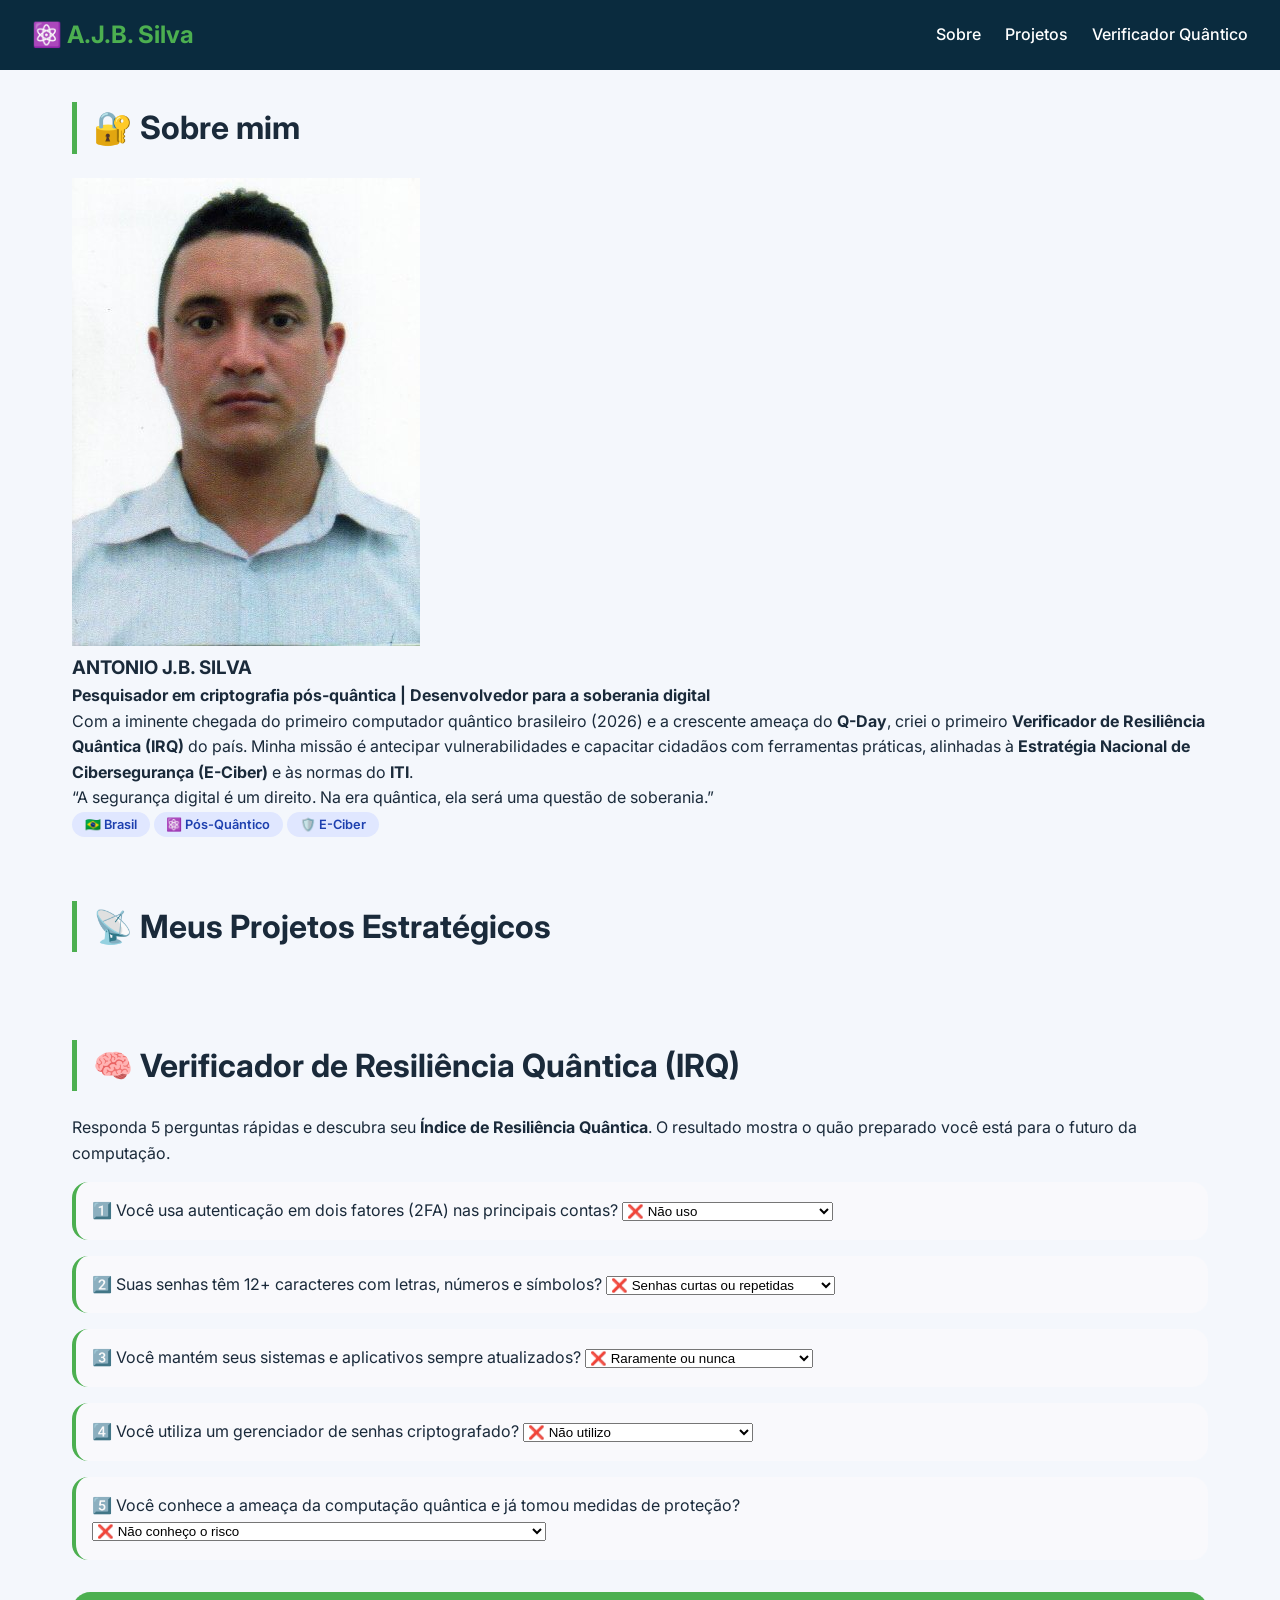
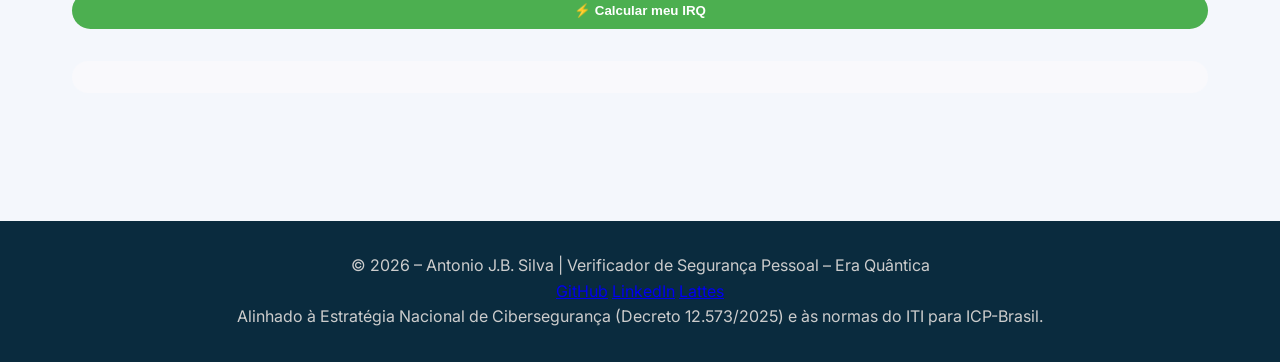
<file: index.html.html>
<!DOCTYPE html>
<html lang="pt-BR">
<head>
    <meta charset="UTF-8">
    <meta name="viewport" content="width=device-width, initial-scale=1.0, user-scalable=yes">
    <meta name="author" content="ANTONIO J.B. SILVA">
    <meta name="description" content="Verificador de Segurança Pessoal na Era Quântica – Calcule seu Índice de Resiliência Quântica (IRQ) e proteja seus dados contra o futuro da computação.">
    <title>Antonio J.B. Silva | Verificador Quântico</title>
    <link rel="stylesheet" href="style.css">
    <link href="https://fonts.googleapis.com/css2?family=Inter:opsz,wght@14..32,300;14..32,400;14..32,600;14..32,700;14..32,800&display=swap" rel="stylesheet">
</head>
<body>
    <!-- ========== CABEÇALHO COM MENU ========== -->
    <header>
        <div class="logo">
            <span class="icon">⚛️</span> 
            <span class="name">A.J.B. Silva</span>
        </div>
        <nav>
            <ul>
                <li><a href="#sobre">Sobre</a></li>
                <li><a href="#projetos">Projetos</a></li>
                <li><a href="#verificador">Verificador Quântico</a></li>
            </ul>
        </nav>
    </header>

    <main>
        <!-- ========== SEÇÃO 1: SOBRE MIM ========== -->
        <section id="sobre" class="section-sobre">
            <h2>🔐 Sobre mim</h2>
            <div class="sobre-card">
                <div class="avatar-container">
                    <!-- 
                        ⚠️ COLOQUE SUA FOTO AQUI:
                        - Salve sua foto na mesma pasta do projeto (ex: minha-foto.jpg)
                        - Substitua "foto-antonio.jpg" pelo nome do seu arquivo
                    -->
                    <img src="foto trabalho.jpg" alt="Antonio J.B. Silva" class="avatar">
                </div>
                <div class="sobre-texto">
                    <h3>ANTONIO J.B. SILVA</h3>
                    <p><strong>Pesquisador em criptografia pós-quântica | Desenvolvedor para a soberania digital</strong></p>
                    <p>Com a iminente chegada do primeiro computador quântico brasileiro (2026) e a crescente ameaça do <strong>Q-Day</strong>, criei o primeiro <strong>Verificador de Resiliência Quântica (IRQ)</strong> do país. Minha missão é antecipar vulnerabilidades e capacitar cidadãos com ferramentas práticas, alinhadas à <strong>Estratégia Nacional de Cibersegurança (E-Ciber)</strong> e às normas do <strong>ITI</strong>.</p>
                    <p>“A segurança digital é um direito. Na era quântica, ela será uma questão de soberania.”</p>
                    <div class="badge-container">
                        <span class="badge">🇧🇷 Brasil</span>
                        <span class="badge">⚛️ Pós-Quântico</span>
                        <span class="badge">🛡️ E-Ciber</span>
                    </div>
                </div>
            </div>
        </section>

        <!-- ========== SEÇÃO 2: MEUS PROJETOS ========== -->
        <section id="projetos" class="section-projetos">
            <h2>📡 Meus Projetos Estratégicos</h2>
            <div id="projetos-container" class="projetos-grid">
                <!-- Cards serão inseridos via JavaScript -->
            </div>
        </section>

        <!-- ========== SEÇÃO 3: VERIFICADOR QUÂNTICO ========== -->
        <section id="verificador" class="section-verificador">
            <h2>🧠 Verificador de Resiliência Quântica (IRQ)</h2>
            <div class="verificador-wrapper">
                <p class="intro">Responda 5 perguntas rápidas e descubra seu <strong>Índice de Resiliência Quântica</strong>. O resultado mostra o quão preparado você está para o futuro da computação.</p>
                <form id="quizForm" class="quiz-form">
                    <div class="pergunta">
                        <label>1️⃣ Você usa autenticação em dois fatores (2FA) nas principais contas?</label>
                        <select id="q1" class="styled-select">
                            <option value="0">❌ Não uso</option>
                            <option value="1">⚠️ Uso em algumas contas</option>
                            <option value="2">✅ Uso em todas que oferecem</option>
                        </select>
                    </div>
                    <div class="pergunta">
                        <label>2️⃣ Suas senhas têm 12+ caracteres com letras, números e símbolos?</label>
                        <select id="q2" class="styled-select">
                            <option value="0">❌ Senhas curtas ou repetidas</option>
                            <option value="1">⚠️ Tenho senhas fortes mas repito</option>
                            <option value="2">✅ Todas únicas e fortes</option>
                        </select>
                    </div>
                    <div class="pergunta">
                        <label>3️⃣ Você mantém seus sistemas e aplicativos sempre atualizados?</label>
                        <select id="q3" class="styled-select">
                            <option value="0">❌ Raramente ou nunca</option>
                            <option value="1">⚠️ Às vezes</option>
                            <option value="2">✅ Atualização automática ativada</option>
                        </select>
                    </div>
                    <div class="pergunta">
                        <label>4️⃣ Você utiliza um gerenciador de senhas criptografado?</label>
                        <select id="q4" class="styled-select">
                            <option value="0">❌ Não utilizo</option>
                            <option value="1">⚠️ Uso, mas sem criptografia forte</option>
                            <option value="2">✅ Sim, com criptografia avançada</option>
                        </select>
                    </div>
                    <div class="pergunta">
                        <label>5️⃣ Você conhece a ameaça da computação quântica e já tomou medidas de proteção?</label>
                        <select id="q5" class="styled-select">
                            <option value="0">❌ Não conheço o risco</option>
                            <option value="1">⚠️ Conheço por alto, mas não agi</option>
                            <option value="2">✅ Sim, já uso criptografia pós-quântica ou VPN com algoritmos seguros</option>
                        </select>
                    </div>
                    <button type="button" id="calcularBtn" class="btn-calcular">⚡ Calcular meu IRQ</button>
                </form>
                <div id="resultado" class="resultado-area"></div>
                <div id="recomendacoes" class="recomendacoes-area"></div>
            </div>
        </section>
    </main>

    <!-- ========== RODAPÉ ========== -->
    <footer>
        <p>© 2026 – Antonio J.B. Silva | Verificador de Segurança Pessoal – Era Quântica</p>
        <div class="social-links">
            <a href="#" target="_blank">GitHub</a>
            <a href="#" target="_blank">LinkedIn</a>
            <a href="#" target="_blank">Lattes</a>
        </div>
        <p class="small">Alinhado à Estratégia Nacional de Cibersegurança (Decreto 12.573/2025) e às normas do ITI para ICP-Brasil.</p>
    </footer>

    <script src="script.js"></script>
</body>
</html>
</file>
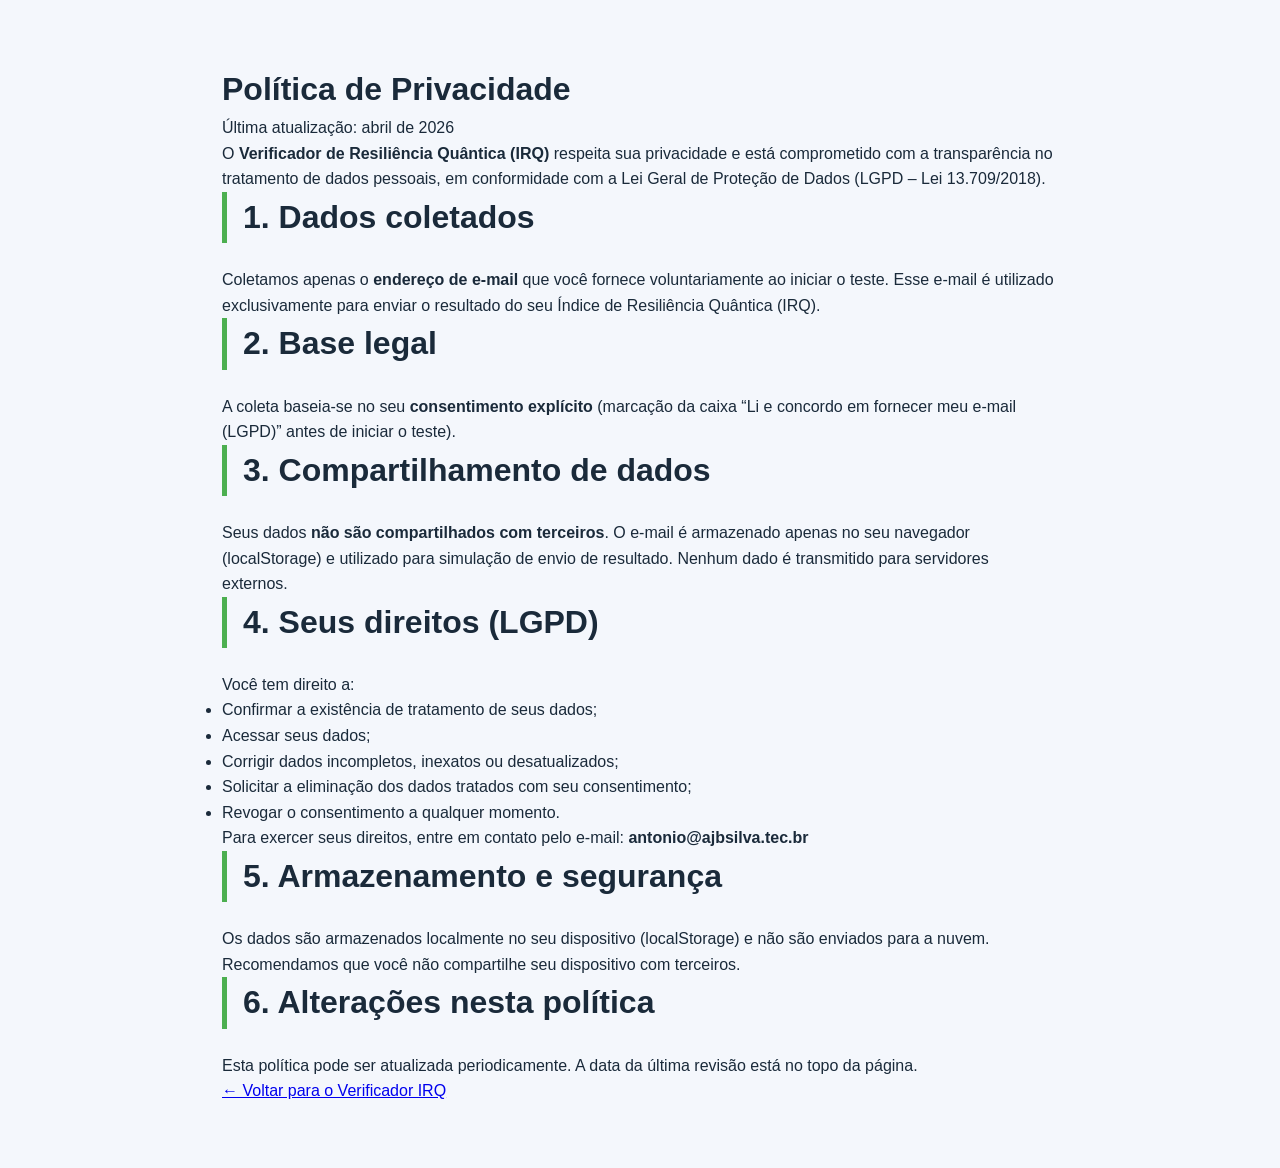
<file: privacidade.html>
<!DOCTYPE html>
<html lang="pt-BR">
<head>
    <meta charset="UTF-8">
    <meta name="viewport" content="width=device-width, initial-scale=1.0">
    <title>Política de Privacidade – Verificador IRQ</title>
    <link rel="stylesheet" href="style.css">
</head>
<body>
    <main style="max-width: 900px; margin: 2rem auto; padding: 2rem;">
        <h1>Política de Privacidade</h1>
        <p>Última atualização: abril de 2026</p>
        <p>O <strong>Verificador de Resiliência Quântica (IRQ)</strong> respeita sua privacidade e está comprometido com a transparência no tratamento de dados pessoais, em conformidade com a Lei Geral de Proteção de Dados (LGPD – Lei 13.709/2018).</p>

        <h2>1. Dados coletados</h2>
        <p>Coletamos apenas o <strong>endereço de e-mail</strong> que você fornece voluntariamente ao iniciar o teste. Esse e-mail é utilizado exclusivamente para enviar o resultado do seu Índice de Resiliência Quântica (IRQ).</p>

        <h2>2. Base legal</h2>
        <p>A coleta baseia-se no seu <strong>consentimento explícito</strong> (marcação da caixa “Li e concordo em fornecer meu e-mail (LGPD)” antes de iniciar o teste).</p>

        <h2>3. Compartilhamento de dados</h2>
        <p>Seus dados <strong>não são compartilhados com terceiros</strong>. O e-mail é armazenado apenas no seu navegador (localStorage) e utilizado para simulação de envio de resultado. Nenhum dado é transmitido para servidores externos.</p>

        <h2>4. Seus direitos (LGPD)</h2>
        <p>Você tem direito a:</p>
        <ul>
            <li>Confirmar a existência de tratamento de seus dados;</li>
            <li>Acessar seus dados;</li>
            <li>Corrigir dados incompletos, inexatos ou desatualizados;</li>
            <li>Solicitar a eliminação dos dados tratados com seu consentimento;</li>
            <li>Revogar o consentimento a qualquer momento.</li>
        </ul>
        <p>Para exercer seus direitos, entre em contato pelo e-mail: <strong>antonio@ajbsilva.tec.br</strong></p>

        <h2>5. Armazenamento e segurança</h2>
        <p>Os dados são armazenados localmente no seu dispositivo (localStorage) e não são enviados para a nuvem. Recomendamos que você não compartilhe seu dispositivo com terceiros.</p>

        <h2>6. Alterações nesta política</h2>
        <p>Esta política pode ser atualizada periodicamente. A data da última revisão está no topo da página.</p>

        <p><a href="index.html">← Voltar para o Verificador IRQ</a></p>
    </main>
</body>
</html>
</file>
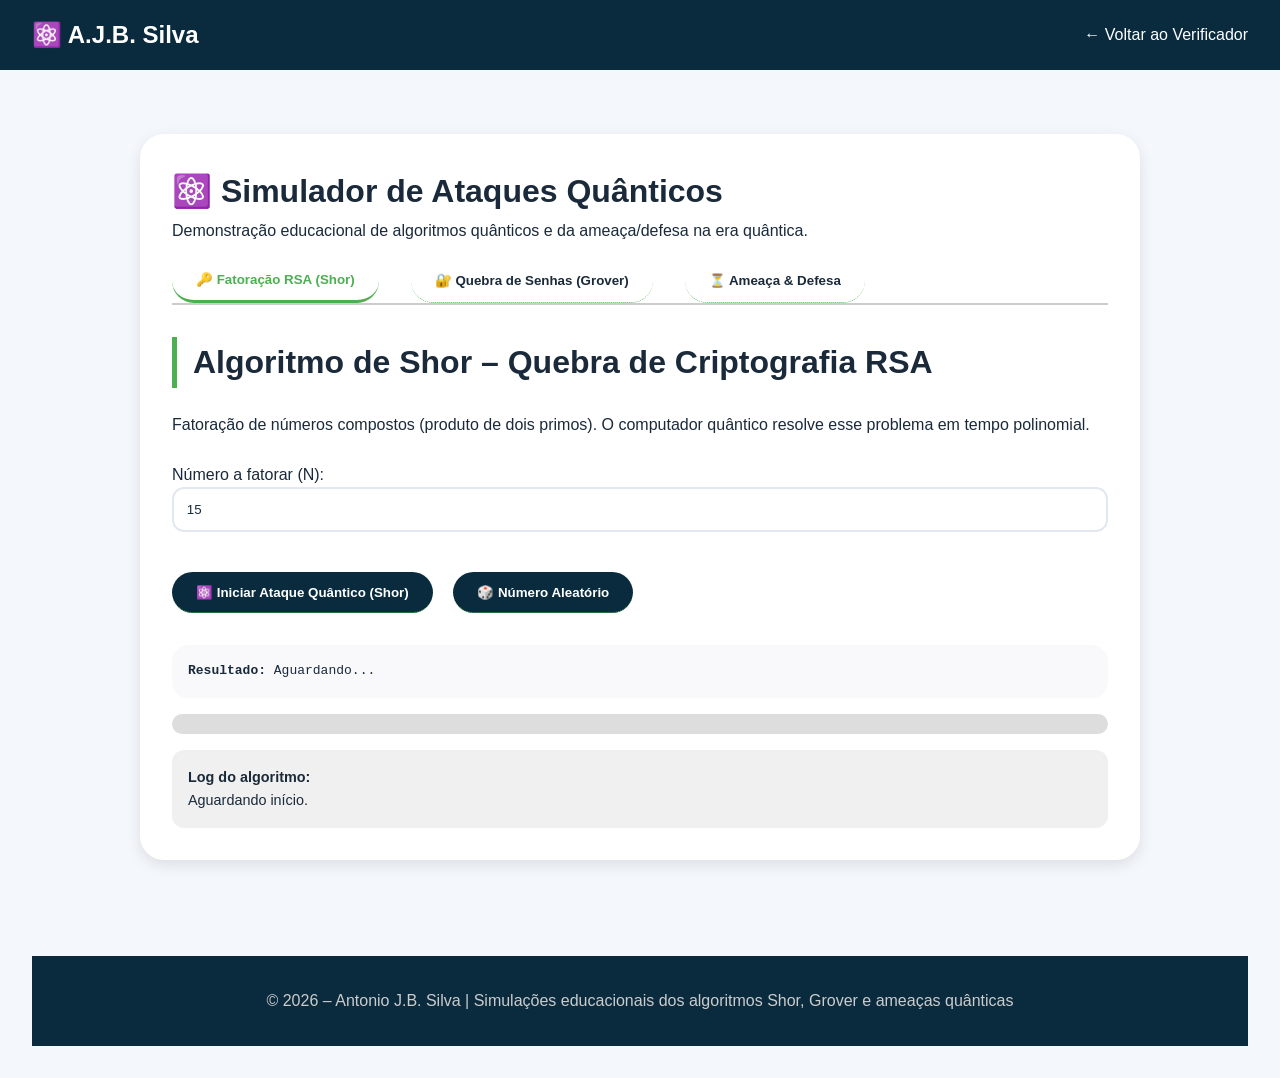
<file: simulador.html>
<!DOCTYPE html>
<html lang="pt-BR">
<head>
    <meta charset="UTF-8">
    <meta name="viewport" content="width=device-width, initial-scale=1.0">
    <title>⚛️ Simulador Quântico Avançado: Shor + Grover + Ameaça + Defesa</title>
    <link rel="stylesheet" href="style.css">
    <style>
        .simulador-container { max-width: 1000px; margin: 2rem auto; padding: 2rem; background: var(--card-bg, white); border-radius: 24px; box-shadow: 0 5px 15px rgba(0,0,0,0.1); }
        .tabs { display: flex; gap: 1rem; border-bottom: 2px solid #ccc; margin-bottom: 2rem; }
        .tab-btn { background: none; border: none; padding: 0.8rem 1.5rem; font-weight: bold; cursor: pointer; color: var(--text-primary, #1a2a3a); }
        .tab-btn.active { color: #4caf50; border-bottom: 3px solid #4caf50; }
        .tab-content { display: none; }
        .tab-content.active { display: block; }
        button { background-color: #0a2b3e; color: white; border: none; padding: 0.8rem 1.5rem; border-radius: 40px; font-weight: 600; cursor: pointer; transition: 0.3s; margin-right: 1rem; margin-top: 1rem; }
        button:hover { background-color: #4caf50; }
        .input-group { margin: 1.5rem 0; }
        .input-group input, .input-group select { width: 100%; padding: 0.8rem; border-radius: 12px; border: 2px solid var(--border-light, #e2e8f0); background: var(--card-bg, white); color: var(--text-primary, #1a2a3a); }
        .resultado { margin-top: 2rem; padding: 1rem; background: var(--pergunta-bg, #f9f9fc); border-radius: 16px; font-family: monospace; white-space: pre-wrap; }
        .passos { margin-top: 1rem; background: #f0f0f0; padding: 1rem; border-radius: 12px; max-height: 300px; overflow-y: auto; font-size: 0.9rem; }
        .prob { margin-top: 1rem; background: #e0f0e0; padding: 0.8rem; border-radius: 12px; font-weight: bold; text-align: center; }
        .frase-final { margin-top: 1.5rem; font-style: italic; border-left: 4px solid #ff8c00; padding: 1rem; background: #fff0e0; }
        .warn { color: #e67e22; font-size: 0.9rem; margin-top: 0.5rem; }
        .progress-bar-container { width: 100%; background: #ddd; border-radius: 20px; margin: 1rem 0; height: 20px; overflow: hidden; }
        .progress-bar { width: 0%; height: 100%; background: #4caf50; transition: width 0.3s; }
        .checklist { text-align: left; margin: 1rem 0; }
        .checklist label { display: block; margin: 0.5rem 0; }
        .qber-container { margin-top: 0.5rem; background: #f5f5f5; padding: 0.5rem; border-radius: 12px; }
        .qber-bar { width: 100%; background: #ddd; border-radius: 20px; height: 12px; overflow: hidden; margin-top: 5px; }
        .qber-fill { width: 0%; height: 100%; background: #4caf50; transition: width 0.3s; }
        [title] { cursor: help; border-bottom: 1px dotted #4caf50; }
    </style>
</head>
<body>
<header>
    <div class="logo"><span>⚛️</span> A.J.B. Silva</div>
    <nav><ul><li><a href="index.html">← Voltar ao Verificador</a></li></ul></nav>
</header>
<main>
<div class="simulador-container">
    <h1>⚛️ Simulador de Ataques Quânticos</h1>
    <p>Demonstração educacional de algoritmos quânticos e da ameaça/defesa na era quântica.</p>

    <div class="tabs">
        <button id="tabShorBtn" class="tab-btn active" title="Algoritmo de Shor quebra a criptografia RSA fatorando números grandes">🔑 Fatoração RSA (Shor)</button>
        <button id="tabGroverBtn" class="tab-btn" title="Algoritmo de Grover acelera a busca por senhas, reduzindo a segurança efetiva pela metade">🔐 Quebra de Senhas (Grover)</button>
        <button id="tabThreatBtn" class="tab-btn" title="Ameaças quânticas e estratégias de defesa (Kyber, BB84, Q-Day)">⏳ Ameaça & Defesa</button>
    </div>

    <!-- ABA SHOR -->
    <div id="shorContent" class="tab-content active">
        <h2>Algoritmo de Shor – Quebra de Criptografia RSA</h2>
        <p>Fatoração de números compostos (produto de dois primos). O computador quântico resolve esse problema em tempo polinomial.</p>
        <div class="input-group">
            <label>Número a fatorar (N):</label>
            <input type="number" id="numeroShor" value="15" step="1" min="3">
            <div class="warn" id="warnShor"></div>
        </div>
        <button id="fatorarBtn" title="Executa o algoritmo de Shor (simulação probabilística)">⚛️ Iniciar Ataque Quântico (Shor)</button>
        <button id="aleatorioShorBtn" title="Escolhe um número aleatório entre 3 e 1.000.000">🎲 Número Aleatório</button>
        <div id="resultadoShor" class="resultado"><strong>Resultado:</strong> Aguardando...</div>
        <div class="progress-bar-container"><div id="progressShor" class="progress-bar"></div></div>
        <div id="logShor" class="passos"><strong>Log do algoritmo:</strong><br>Aguardando início.</div>
        <div id="probShor" class="prob" style="display:none;"></div>
        <div id="fraseShor" class="frase-final" style="display:none;"></div>
    </div>

    <!-- ABA GROVER -->
    <div id="groverContent" class="tab-content">
        <h2>Algoritmo de Grover – Busca Quântica / Quebra de Senhas</h2>
        <p>Simula a aceleração quadrática na busca por uma senha. O espaço de busca total é gigantesco, mas a aceleração quântica reduz drasticamente o número de tentativas.</p>
        <div class="input-group">
            <label>Defina a senha (até 50 caracteres, letras/números/símbolos):</label>
            <input type="text" id="senhaGrover" maxlength="50" placeholder="Ex: P@ssw0rd!Segura">
        </div>
        <button id="quebrarSenhaBtn" title="Simula o ataque de Grover – aceleração quadrática na busca">🔍 Simular Ataque Quântico (Grover)</button>
        <button id="aleatorioSenhaBtn" title="Gera uma senha aleatória de 6 a 17 caracteres">🎲 Gerar Senha Aleatória</button>
        <div id="resultadoGrover" class="resultado"><strong>Resultado:</strong> Aguardando...</div>
        <div class="progress-bar-container"><div id="progressGrover" class="progress-bar"></div></div>
        <div id="logGrover" class="passos"><strong>Log da busca quântica:</strong><br>Aguardando início.</div>
        <div id="fraseGrover" class="frase-final" style="display:none;"></div>
    </div>

    <!-- ABA AMEAÇA & DEFESA -->
    <div id="threatContent" class="tab-content">
        <h2>⏳ Ameaça Quântica – Q-Day e Estratégias de Defesa</h2>
        <div id="qdayCountdown" style="text-align:center; font-size:1.2rem; background:#e0e7ff; padding:1rem; border-radius:20px; margin-bottom:1rem;">
            <strong>Estimativa para o Q-Day:</strong> <span id="countdown">calculando...</span>
        </div>
        <div class="input-group">
            <label>Impacto do Grover no AES (bits da chave):</label>
            <input type="number" id="aesBits" value="256" step="8" min="8" max="256">
            <button id="calcularAesBtn" title="Mostra a redução de segurança causada por Grover no AES">Calcular esforço quântico</button>
        </div>
        <div id="resultadoAes" class="resultado">Clique em "Calcular" para ver a redução de segurança</div>
        <div class="checklist">
            <h3>🎯 Auditor de Resiliência Quântica (simples)</h3>
            <label><input type="checkbox" id="ck1"> Minha empresa utiliza criptografia pós‑quântica (PQC) onde disponível.</label>
            <label><input type="checkbox" id="ck2"> Mantenho backups criptografados e imutáveis para dados sensíveis.</label>
            <label><input type="checkbox" id="ck3"> Já mapeei quais sistemas usam RSA ou ECC.</label>
            <label><input type="checkbox" id="ck4"> Acompanho as recomendações do NIST e ITI para migração pós‑quântica.</label>
            <label><input type="checkbox" id="ck5"> Realizo simulações de risco quântico periodicamente.</label>
            <button id="auditarBtn" title="Calcula a pontuação de resiliência quântica com base nas respostas">📊 Gerar pontuação de resiliência</button>
            <div id="resultadoAudit" class="prob" style="margin-top:1rem; display:none;"></div>
        </div>
        <div style="margin-top:2rem; border-top:2px solid #ccc; padding-top:1rem;">
            <h3>🔐 Simulação de Criptografia Pós‑Quântica (Kyber / ML-KEM)</h3>
            <p>Kyber é um algoritmo de encapsulamento de chaves seguro contra computadores quânticos. Diferente do RSA/ECC, ele não é quebrado por Shor ou Grover.</p>
            <button id="gerarKyberBtn" title="Gera um par de chaves simulado (apenas ilustração)">⚛️ Gerar par de chaves pós‑quânticas</button>
            <div id="kyberResultado" class="resultado" style="margin-top:1rem;">Clique no botão para ver a simulação.</div>
        </div>
        <div style="margin-top:2rem; border-top:2px solid #ccc; padding-top:1rem;">
            <h3>🔐 Distribuição Quântica de Chaves (BB84) – Simulação</h3>
            <p>Alice envia qubits para Bob através de um canal quântico. Eva pode tentar interceptar, mas a mecânica quântica a denuncia.</p>
            <div class="input-group">
                <label>Número de bits a serem transmitidos:</label>
                <input type="number" id="bb84Bits" value="8" min="4" max="20" step="2">
            </div>
            <label><input type="checkbox" id="bb84Eva"> 🕵️‍♂️ Ativar interceptação de Eva (espionagem)</label>
            <button id="bb84SimularBtn" title="Executa o protocolo BB84 e calcula a taxa de erro quântico (QBER)">⚛️ Iniciar BB84</button>
            <div id="bb84Resultado" class="resultado" style="margin-top:1rem;">Clique no botão para simular a troca de chaves.</div>
            <div id="qberDisplay" class="qber-container" style="display:none;">
                <strong>Taxa de Erro Quântico (QBER):</strong> <span id="qberValue">0</span>%
                <div class="qber-bar"><div id="qberFill" class="qber-fill"></div></div>
                <small>Limite típico de segurança: ≤ 11%</small>
            </div>
        </div>
        <div class="frase-final" style="margin-top:1rem;">
            💡 <strong>Harvest Now, Decrypt Later:</strong> Dados criptografados hoje podem ser armazenados e decifrados por um computador quântico no futuro. A migração para criptografia pós‑quântica deve começar agora.
        </div>
    </div>
</div>
</main>
<footer style="text-align:center; margin:2rem;">
    <p>© 2026 – Antonio J.B. Silva | Simulações educacionais dos algoritmos Shor, Grover e ameaças quânticas</p>
</footer>

<script>
    // ================== UTILITÁRIOS ==================
    function delay(ms) { return new Promise(r => setTimeout(r, ms)); }
    function logMessage(divId, msg) {
        const div = document.getElementById(divId);
        const p = document.createElement('div');
        p.innerHTML = `> ${msg}`;
        div.appendChild(p);
        div.scrollTop = div.scrollHeight;
    }
    function clearLog(divId) {
        const div = document.getElementById(divId);
        div.innerHTML = `<strong>${divId === 'logShor' ? 'Log do algoritmo:' : divId === 'logGrover' ? 'Log da busca quântica:' : 'Log:'}</strong><br>Aguardando início.`;
    }
    function updateProgress(id, percent) { document.getElementById(id).style.width = `${percent}%`; }

    // ================== CONTADOR Q-DAY ==================
    const alvoQDay = new Date(2036, 0, 1);
    function atualizarCountdown() {
        const agora = new Date();
        const diff = alvoQDay - agora;
        if (diff <= 0) {
            document.getElementById('countdown').innerText = "JÁ OCORREU (ou está muito próximo)";
            return;
        }
        const dias = Math.floor(diff / (1000 * 60 * 60 * 24));
        const horas = Math.floor((diff % (86400000)) / (3600000));
        const minutos = Math.floor((diff % 3600000) / 60000);
        document.getElementById('countdown').innerText = `${dias} dias, ${horas} horas, ${minutos} minutos`;
    }
    atualizarCountdown();
    setInterval(atualizarCountdown, 60000);

    // ================== AES / GROVER (SIMULAÇÃO) ==================
    const calcularAesBtn = document.getElementById('calcularAesBtn');
    const resultadoAes = document.getElementById('resultadoAes');
    calcularAesBtn.onclick = () => {
        let bits = parseInt(document.getElementById('aesBits').value);
        if (isNaN(bits)) bits = 256;
        const tentativasClassicas = Math.pow(2, bits-1);
        const tentativasQuanticas = Math.pow(2, bits/2);
        resultadoAes.innerHTML = `<strong>🔐 AES-${bits}</strong><br>
        🔍 Força bruta clássica (média): 2^${bits-1} tentativas ≈ ${tentativasClassicas.toExponential(2)}<br>
        ⚛️ Com algoritmo de Grover: 2^${bits/2} tentativas ≈ ${tentativasQuanticas.toExponential(2)}<br>
        🚀 Aceleração quântica: √N = ${Math.sqrt(tentativasClassicas).toExponential(2)} tentativas.<br>
        <em>Na prática, um computador quântico reduziria a segurança efetiva pela metade dos bits.</em>`;
    };

    // ================== AUDITOR DE RESILIÊNCIA ==================
    const auditarBtn = document.getElementById('auditarBtn');
    const resultadoAudit = document.getElementById('resultadoAudit');
    auditarBtn.onclick = () => {
        let score = 0;
        if (document.getElementById('ck1').checked) score += 20;
        if (document.getElementById('ck2').checked) score += 20;
        if (document.getElementById('ck3').checked) score += 20;
        if (document.getElementById('ck4').checked) score += 20;
        if (document.getElementById('ck5').checked) score += 20;
        resultadoAudit.style.display = 'block';
        resultadoAudit.innerHTML = `<strong>📊 Pontuação de Resiliência Quântica: ${score}/100</strong><br>`;
        if (score >= 80) resultadoAudit.innerHTML += "✅ Excelente! Sua organização está muito bem preparada.";
        else if (score >= 50) resultadoAudit.innerHTML += "⚠️ Bom, mas há margem significativa para melhoria. Revise as recomendações.";
        else resultadoAudit.innerHTML += "❌ Atenção! Sua organização está vulnerável. Inicie imediatamente um plano de migração pós‑quântica.";
    };

    // ================== KYBER (SIMULAÇÃO) ==================
    const gerarKyberBtn = document.getElementById('gerarKyberBtn');
    if (gerarKyberBtn) {
        gerarKyberBtn.onclick = () => {
            const kyberResultado = document.getElementById("kyberResultado");
            kyberResultado.innerHTML = "<strong>⚛️ Gerando chaves pós‑quânticas (simulação)...</strong><br>";
            setTimeout(() => {
                const chavePublica = "kyber_pub_" + Math.random().toString(36).substring(2, 15);
                const chavePrivada = "kyber_priv_" + Math.random().toString(36).substring(2, 15);
                kyberResultado.innerHTML += `✅ <strong>Chave pública simulada:</strong> ${chavePublica}<br>`;
                kyberResultado.innerHTML += `🔒 <strong>Chave privada simulada:</strong> ${chavePrivada}<br>`;
                kyberResultado.innerHTML += `<em>Em um ambiente real, o Kyber usaria álgebra de módulos e resistiria a ataques quânticos, ao contrário do RSA/ECC.</em>`;
            }, 500);
        };
    }

    // ================== BB84 (SIMULAÇÃO) ==================
    const bb84SimularBtn = document.getElementById('bb84SimularBtn');
    if (bb84SimularBtn) {
        bb84SimularBtn.onclick = () => {
            const numBits = parseInt(document.getElementById("bb84Bits").value);
            const temEva = document.getElementById("bb84Eva").checked;
            const resultadoDiv = document.getElementById("bb84Resultado");
            const qberDisplay = document.getElementById("qberDisplay");
            const qberValueSpan = document.getElementById("qberValue");
            const qberFillDiv = document.getElementById("qberFill");
            resultadoDiv.innerHTML = "<strong>🔐 Iniciando protocolo BB84...</strong><br>";
            qberDisplay.style.display = "none";
            const basesAlice = [];
            const bitsAlice = [];
            for (let i = 0; i < numBits; i++) {
                basesAlice.push(Math.random() < 0.5 ? 0 : 1);
                bitsAlice.push(Math.random() < 0.5 ? 0 : 1);
            }
            let basesBob = [];
            if (temEva) {
                basesBob = basesAlice.map(() => Math.random() < 0.5 ? 0 : 1);
            } else {
                basesBob = [...basesAlice];
            }
            let indicesIguais = [];
            let chave = "";
            for (let i = 0; i < numBits; i++) {
                if (basesAlice[i] === basesBob[i]) {
                    indicesIguais.push(i);
                    chave += bitsAlice[i];
                }
            }
            let discordantes = 0;
            for (let i = 0; i < numBits; i++) {
                if (basesAlice[i] !== basesBob[i]) discordantes++;
            }
            const qber = (discordantes / numBits) * 100;
            qberValueSpan.innerText = qber.toFixed(2);
            qberFillDiv.style.width = qber + "%";
            if (qber > 11) qberFillDiv.style.backgroundColor = "#f44336";
            else qberFillDiv.style.backgroundColor = "#4caf50";
            qberDisplay.style.display = "block";
            resultadoDiv.innerHTML += `Bits enviados: ${bitsAlice.join("")}<br>`;
            resultadoDiv.innerHTML += `Bases de Alice: ${basesAlice.map(b => b === 0 ? "+" : "×").join("")}<br>`;
            resultadoDiv.innerHTML += `Bases de Bob:   ${basesBob.map(b => b === 0 ? "+" : "×").join("")}<br>`;
            resultadoDiv.innerHTML += `Índices com mesma base: ${indicesIguais.join(", ")}<br>`;
            resultadoDiv.innerHTML += `<strong>Chave bruta (apenas bases coincidentes): ${chave}</strong><br>`;
            resultadoDiv.innerHTML += `<strong>Taxa de Erro Quântico (QBER): ${qber.toFixed(2)}%</strong><br>`;
            if (temEva) {
                if (qber > 11) {
                    resultadoDiv.innerHTML += `<span style="color:red;">⚠️ ALERTA: QBER alto (${qber.toFixed(2)}%) → possível interceptação detectada! A chave não é segura.</span><br>`;
                } else {
                    resultadoDiv.innerHTML += `<span style="color:orange;">❓ Nenhuma anomalia significativa, mas a interceptação pode ter ocorrido sem alterar bits (improvável).</span><br>`;
                }
            } else {
                if (qber > 11) {
                    resultadoDiv.innerHTML += `<span style="color:orange;">⚠️ Atenção: QBER elevado (${qber.toFixed(2)}%) em canal honesto (improvável). Pode ser ruído – repita a transmissão.</span><br>`;
                } else {
                    resultadoDiv.innerHTML += `<span style="color:green;">✅ Chave estabelecida com segurança! Baixo QBER (${qber.toFixed(2)}%).</span><br>`;
                }
            }
            resultadoDiv.innerHTML += `<em>Na prática, Alice e Bob comparariam um subconjunto das bases para estimar o QBER. Se QBER > limite, abortam.</em>`;
        };
    }

    // ================== ALGORITMO DE SHOR ==================
    function gcd(a, b) { while (b !== 0n) { [a, b] = [b, a % b]; } return a; }
    async function shorFactor(N, maxAttempts = 12) {
        if (N < 2n) return null;
        if (N % 2n === 0n) return 2n;
        for (let attempt = 1; attempt <= maxAttempts; attempt++) {
            const a = BigInt(Math.floor(Math.random() * Number(N - 2n))) + 2n;
            logMessage('logShor', `Tentativa ${attempt}: a = ${a}`);
            updateProgress('progressShor', (attempt / maxAttempts) * 100);
            let r = 1n;
            let power = a;
            for (let i = 1n; i <= N; i++) {
                power = (power * a) % N;
                if (power === 1n) { r = i + 1n; break; }
            }
            logMessage('logShor', `Ordem encontrada: r = ${r}`);
            if (r % 2n === 0n) {
                let x = 1n;
                for (let i = 0n; i < r/2n; i++) x = (x * a) % N;
                const candidate = (x + 1n) % N;
                const d = gcd(candidate, N);
                if (d > 1n && d < N) return d;
            }
            await delay(300);
        }
        return null;
    }
    const numeroShor = document.getElementById('numeroShor');
    const fatorarBtn = document.getElementById('fatorarBtn');
    const aleatorioShor = document.getElementById('aleatorioShorBtn');
    const resultadoShor = document.getElementById('resultadoShor');
    const warnShor = document.getElementById('warnShor');
    aleatorioShor.onclick = () => {
        const max = 1000000;
        const num = Math.floor(Math.random() * (max - 3 + 1)) + 3;
        numeroShor.value = num;
        warnShor.innerText = '';
    };
    fatorarBtn.onclick = async () => {
        let N = BigInt(parseInt(numeroShor.value));
        if (N < 2n) { alert("Número maior que 1"); return; }
        if (N > 1000000n) { warnShor.innerText = "Número muito grande pode tornar a simulação lenta. Recomendado até 10.000."; await delay(500); } else warnShor.innerText = '';
        clearLog('logShor');
        resultadoShor.innerHTML = '<strong>Resultado:</strong> Executando ataque quântico...';
        document.getElementById('probShor').style.display = 'none';
        document.getElementById('fraseShor').style.display = 'none';
        updateProgress('progressShor', 0);
        logMessage('logShor', `Iniciando fatoração de N = ${N}`);
        const start = performance.now();
        const factor = await shorFactor(N);
        const elapsed = (performance.now() - start).toFixed(2);
        if (factor && factor !== 1n && factor !== N) {
            const outro = N / factor;
            resultadoShor.innerHTML = `<strong>✅ ATAQUE BEM‑SUCEDIDO!</strong><br>N = ${N}<br>Fator 1: ${factor}<br>Fator 2: ${outro}<br>Tempo simulado: ${elapsed} ms<br>🚀 Em um computador quântico, isso levaria microssegundos.`;
            const probDiv = document.getElementById('probShor');
            probDiv.style.display = 'block';
            probDiv.innerHTML = `🧪 Probabilidade de sucesso após tentativas: alta.`;
            const fraseDiv = document.getElementById('fraseShor');
            fraseDiv.style.display = 'block';
            fraseDiv.innerHTML = `💡 RSA é inseguro contra computadores quânticos poderosos. A transição para criptografia pós-quântica é urgente.`;
        } else {
            resultadoShor.innerHTML = `<strong>❌ Falha na fatoração.</strong><br>Não foi possível fatorar ${N} com as tentativas realizadas. O algoritmo de Shor é probabilístico; tente novamente.`;
            const fraseDiv = document.getElementById('fraseShor');
            fraseDiv.style.display = 'block';
            fraseDiv.innerHTML = `🤔 Dica: números pequenos (ex: 15, 21, 35) têm maior chance de sucesso.`;
        }
        updateProgress('progressShor', 100);
    };

    // ================== ALGORITMO DE GROVER ==================
    const senhaGrover = document.getElementById('senhaGrover');
    const quebrarSenha = document.getElementById('quebrarSenhaBtn');
    const aleatorioSenha = document.getElementById('aleatorioSenhaBtn');
    const resultadoGrover = document.getElementById('resultadoGrover');
    const logGroverDiv = document.getElementById('logGrover');
    const fraseGrover = document.getElementById('fraseGrover');
    function gerarSenhaAleatoria() {
        const chars = 'ABCDEFGHIJKLMNOPQRSTUVWXYZabcdefghijklmnopqrstuvwxyz0123456789!@#$%^&*()_+[]{}|;:,.<>?';
        let senha = '';
        const comprimento = Math.floor(Math.random() * 12) + 6;
        for (let i = 0; i < comprimento; i++) senha += chars[Math.floor(Math.random() * chars.length)];
        return senha;
    }
    aleatorioSenha.onclick = () => { senhaGrover.value = gerarSenhaAleatoria(); };
    quebrarSenha.onclick = async () => {
        const senha = senhaGrover.value.trim();
        if (senha === "") { alert("Digite uma senha ou gere uma aleatória."); return; }
        if (senha.length > 50) { alert("Máximo 50 caracteres."); return; }
        clearLog('logGrover');
        resultadoGrover.innerHTML = '<strong>Resultado:</strong> Executando busca quântica conceitual...';
        fraseGrover.style.display = 'none';
        updateProgress('progressGrover', 0);
        const chars = 'ABCDEFGHIJKLMNOPQRSTUVWXYZabcdefghijklmnopqrstuvwxyz0123456789!@#$%^&*()_+[]{}|;:,.<>?';
        const tamanhoEspaco = Math.pow(chars.length, senha.length);
        const tentativasClassicas = Math.floor(tamanhoEspaco / 2);
        const tentativasQuanticas = Math.ceil(Math.sqrt(tamanhoEspaco));
        logMessage('logGrover', `Senha alvo: "${senha}" (comprimento = ${senha.length})`);
        logMessage('logGrover', `Espaço de busca total: ${tamanhoEspaco.toExponential(2)} combinações.`);
        logMessage('logGrover', `Tentativas clássicas (média): ${tentativasClassicas.toExponential(2)}`);
        logMessage('logGrover', `Tentativas com Grover: ${tentativasQuanticas.toExponential(2)} (aceleração quadrática)`);
        for (let i = 1; i <= 5; i++) {
            await delay(400);
            logMessage('logGrover', `Iteração quântica simulada ${i}/5...`);
            updateProgress('progressGrover', (i / 5) * 100);
        }
        updateProgress('progressGrover', 100);
        resultadoGrover.innerHTML = `<strong>✅ SENHA DESCOBERTA (SIMULAÇÃO)!</strong><br>
        Senha: ${senha}<br>
        <strong>Conceito de Grover:</strong> Um computador quântico precisaria de ≈ ${tentativasQuanticas.toExponential(2)} tentativas, enquanto o clássico precisaria de ≈ ${tentativasClassicas.toExponential(2)}.<br>
        🚀 Isso demonstra a aceleração quadrática do algoritmo de Grover. Para senhas longas, a vantagem quântica é astronômica.`;
        fraseGrover.style.display = 'block';
        fraseGrover.innerHTML = `🔐 <strong>Implicação prática:</strong> Senhas comuns (curtas) seriam quebradas rapidamente por um computador quântico com Grover. Para manter segurança, recomenda‑se dobrar o comprimento da senha ou usar criptografia pós‑quântica.`;
    };

    // TABS
    const tabShor = document.getElementById('tabShorBtn');
    const tabGrover = document.getElementById('tabGroverBtn');
    const tabThreat = document.getElementById('tabThreatBtn');
    const shorContent = document.getElementById('shorContent');
    const groverContent = document.getElementById('groverContent');
    const threatContent = document.getElementById('threatContent');
    tabShor.onclick = () => {
        tabShor.classList.add('active'); tabGrover.classList.remove('active'); tabThreat.classList.remove('active');
        shorContent.classList.add('active'); groverContent.classList.remove('active'); threatContent.classList.remove('active');
    };
    tabGrover.onclick = () => {
        tabGrover.classList.add('active'); tabShor.classList.remove('active'); tabThreat.classList.remove('active');
        groverContent.classList.add('active'); shorContent.classList.remove('active'); threatContent.classList.remove('active');
    };
    tabThreat.onclick = () => {
        tabThreat.classList.add('active'); tabShor.classList.remove('active'); tabGrover.classList.remove('active');
        threatContent.classList.add('active'); shorContent.classList.remove('active'); groverContent.classList.remove('active');
    };
</script>
</body>
</html>
</file>
<file: style.css>
/*
 * Copyright (c) 2026 Antonio J.B. Silva
 * SPDX-License-Identifier: GPL-3.0-only
 */

* {
    margin: 0;
    padding: 0;
    box-sizing: border-box;
}

:root {
    --bg-body: #f4f7fc;
    --text-primary: #1a2a3a;
    --card-bg: white;
    --header-bg: #0a2b3e;
    --header-text: white;
    --border-light: #e2e8f0;
    --badge-bg: #e0e7ff;
    --badge-text: #1e40af;
    --btn-primary: #0a2b3e;
    --btn-primary-hover: #4caf50;
    --quiz-bg: white;
    --pergunta-bg: #f9f9fc;
    --footer-bg: #0a2b3e;
    --footer-text: #ccc;
}

body.dark {
    --bg-body: #121212;
    --text-primary: #e0e0e0;
    --card-bg: #1e1e1e;
    --header-bg: #0a1a2a;
    --header-text: #e0e0e0;
    --border-light: #333;
    --badge-bg: #2d3748;
    --badge-text: #90cdf4;
    --btn-primary: #2c5282;
    --quiz-bg: #1e1e1e;
    --pergunta-bg: #2a2a2a;
    --footer-bg: #0a1a2a;
    --footer-text: #aaa;
}

body.high-contrast {
    --bg-body: black;
    --text-primary: yellow;
    --card-bg: black;
    --header-bg: black;
    --header-text: yellow;
    --border-light: yellow;
    --badge-bg: black;
    --badge-text: yellow;
    --btn-primary: yellow;
    --btn-primary-hover: white;
    --quiz-bg: black;
    --pergunta-bg: #222;
    --footer-bg: black;
    --footer-text: yellow;
}

body {
    font-family: 'Inter', sans-serif;
    background-color: var(--bg-body);
    color: var(--text-primary);
    line-height: 1.6;
    transition: background 0.3s, color 0.3s;
}

header {
    background-color: var(--header-bg);
    color: var(--header-text);
    padding: 1rem 2rem;
    display: flex;
    justify-content: space-between;
    align-items: center;
    flex-wrap: wrap;
    position: sticky;
    top: 0;
    z-index: 100;
}
.logo { font-size: 1.5rem; font-weight: 700; }
.logo span { color: #4caf50; }
nav ul { display: flex; gap: 1.5rem; list-style: none; }
nav a { color: inherit; text-decoration: none; font-weight: 500; transition: color 0.3s; }
nav a:hover { color: #4caf50; }
.acess-buttons { display: flex; gap: 0.5rem; }
.acess-buttons button {
    background: transparent;
    border: 1px solid currentColor;
    color: inherit;
    padding: 0.3rem 0.7rem;
    border-radius: 20px;
    cursor: pointer;
    font-weight: bold;
    transition: 0.2s;
}
.acess-buttons button:hover { background: #4caf50; border-color: #4caf50; color: white; }

main { max-width: 1200px; margin: 0 auto; padding: 2rem; }
section { margin-bottom: 4rem; scroll-margin-top: 80px; }
h2 {
    font-size: 2rem;
    margin-bottom: 1.5rem;
    border-left: 5px solid #4caf50;
    padding-left: 1rem;
    color: var(--text-primary);
}

.sobre-container {
    background: var(--card-bg);
    padding: 2rem;
    border-radius: 24px;
    box-shadow: 0 5px 15px rgba(0,0,0,0.1);
    text-align: center;
}
.foto-perfil {
    width: 120px;
    height: 120px;
    border-radius: 50%;
    object-fit: cover;
    border: 3px solid #4caf50;
    margin-bottom: 1rem;
}
.badges { display: flex; gap: 1rem; justify-content: center; flex-wrap: wrap; margin-top: 1rem; }
.badge { background: var(--badge-bg); color: var(--badge-text); padding: 0.3rem 0.8rem; border-radius: 40px; font-size: 0.8rem; font-weight: 600; }
.frase-autor { margin-top: 1.5rem; font-style: italic; border-top: 1px solid var(--border-light); padding-top: 1rem; }
.autor-nome { font-size: 0.7rem; margin-top: 0.3rem; }
.bandeiras { display: flex; justify-content: center; gap: 1rem; margin: 1rem 0; }
.bandeira { height: 40px; width: auto; border-radius: 8px; box-shadow: 0 1px 3px rgba(0,0,0,0.2); }

.projetos-grid { display: grid; grid-template-columns: repeat(auto-fill, minmax(300px, 1fr)); gap: 2rem; }
.card-projeto { background: var(--card-bg); border-radius: 16px; overflow: hidden; box-shadow: 0 4px 12px rgba(0,0,0,0.1); transition: transform 0.2s; }
.card-projeto:hover { transform: translateY(-5px); }
.card-projeto img { width: 100%; height: 160px; object-fit: cover; background-color: #e9ecef; }
.card-conteudo { padding: 1.5rem; }
.tecnologias { display: flex; flex-wrap: wrap; gap: 0.5rem; margin: 0.8rem 0; }
.tec-badge { background: var(--badge-bg); color: var(--badge-text); padding: 0.2rem 0.7rem; border-radius: 20px; font-size: 0.7rem; font-weight: 600; }
.btn-projeto { display: inline-block; background-color: var(--btn-primary); color: white; padding: 0.4rem 1rem; border-radius: 30px; text-decoration: none; font-size: 0.8rem; transition: background 0.3s; }
.btn-projeto:hover { background-color: var(--btn-primary-hover); }

.quiz-container { background: var(--quiz-bg); border-radius: 24px; padding: 2rem; box-shadow: 0 5px 15px rgba(0,0,0,0.1); }
.email-section input { width: 100%; padding: 0.8rem; border: 2px solid var(--border-light); border-radius: 12px; background: var(--card-bg); color: var(--text-primary); margin: 0.5rem 0; }
.btn-iniciar, .btn-calcular, .btn-enviar, .btn-copiar, .btn-compartilhar {
    background-color: var(--btn-primary);
    color: white;
    border: none;
    padding: 0.7rem 1.2rem;
    border-radius: 40px;
    font-weight: 600;
    cursor: pointer;
    transition: 0.3s;
    margin-right: 0.5rem;
}
.btn-calcular { background-color: #4caf50; width: 100%; margin-top: 1rem; }
.btn-iniciar:hover, .btn-enviar:hover, .btn-copiar:hover, .btn-compartilhar:hover { background-color: #4caf50; }
.pergunta { background: var(--pergunta-bg); margin: 1rem 0; padding: 1rem; border-radius: 16px; border-left: 4px solid #4caf50; }
.opcoes { display: flex; gap: 2rem; margin-top: 0.5rem; flex-wrap: wrap; }
.opcoes label { display: flex; align-items: center; gap: 0.3rem; cursor: pointer; }
.progresso { margin-bottom: 1rem; font-size: 0.9rem; }
.barra-progresso { background: #ddd; border-radius: 20px; height: 8px; width: 100%; margin-top: 5px; overflow: hidden; }
.barra-preenchida { background: #4caf50; width: 0%; height: 100%; transition: width 0.3s; }
.resultado-area { margin-top: 2rem; padding: 1rem; background: var(--pergunta-bg); border-radius: 16px; text-align: center; }
.irq-score { font-size: 2rem; font-weight: 800; }

footer {
    background-color: var(--footer-bg);
    color: var(--footer-text);
    text-align: center;
    padding: 2rem;
    margin-top: 2rem;
}
.footer-links { display: flex; justify-content: center; gap: 1.5rem; margin: 1rem 0; flex-wrap: wrap; }
.footer-links a { color: inherit; text-decoration: none; }
.footer-links a:hover { color: #4caf50; }
.credito-frase { font-size: 0.7rem; margin-top: 1rem; border-top: 1px solid rgba(255,255,255,0.2); padding-top: 1rem; }
.voltar-topo { display: inline-block; margin-top: 1rem; background: none; border: 1px solid currentColor; padding: 0.3rem 1rem; border-radius: 30px; color: inherit; text-decoration: none; font-size: 0.8rem; }
.voltar-topo:hover { background: #4caf50; color: white; border-color: #4caf50; }

@media (max-width: 768px) {
    header { flex-direction: column; gap: 1rem; }
    nav ul { gap: 1rem; }
    .opcoes { gap: 1rem; }
}
/* Nova seção de análise de risco */
.analise-risco {
    background: var(--card-bg);
    padding: 2rem;
    border-radius: 24px;
    margin: 2rem 0;
    box-shadow: 0 5px 15px rgba(0,0,0,0.05);
}
.analise-risco h2 {
    border-left: 5px solid #ff8c00;
    padding-left: 1rem;
    font-size: 1.8rem;
}
.analise-risco strong {
    color: #e67e22;
}
.analise-risco a {
    color: #0a2b3e;
    text-decoration: underline;
}
.analise-risco a:hover {
    color: #4caf50;
}

/* ========== ANIMAÇÕES PROFISSIONAIS ========== */
@keyframes fadeInUp {
    from {
        opacity: 0;
        transform: translateY(30px);
    }
    to {
        opacity: 1;
        transform: translateY(0);
    }
}

@keyframes typewriter {
    from { width: 0; }
    to { width: 100%; }
}

@keyframes blink {
    50% { border-color: transparent; }
}

/* Aplica fade-in para o título principal e seção de análise */
.logo, .sobre-container, .analise-risco, .quiz-container {
    animation: fadeInUp 0.8s ease-out forwards;
}

/* Efeito de digitação no subtítulo (ex: frase de impacto) */
.subtitulo-typed {
    overflow: hidden;
    white-space: nowrap;
    border-right: 2px solid #4caf50;
    animation: typewriter 2s steps(40, end) forwards, blink 0.75s step-end infinite;
    width: 0;
    margin: 0 auto;
    text-align: center;
    font-size: 1.2rem;
    color: var(--text-primary);
}

/* Atraso para a seção de análise de risco (aparece depois) */
.analise-risco {
    animation-delay: 0.3s;
    opacity: 0; /* para evitar flash antes da animação */
    animation-fill-mode: forwards;
}

/* Atraso para o verificador */
.quiz-container {
    animation-delay: 0.6s;
    opacity: 0;
    animation-fill-mode: forwards;
}

/* Responsividade: em telas pequenas, desativa o white-space: nowrap do typing */
@media (max-width: 768px) {
    .subtitulo-typed {
        white-space: normal;
        border-right: none;
        animation: none;
        width: auto;
    }
}
/* Respeita preferências do usuário por movimento reduzido */
@media (prefers-reduced-motion: reduce) {
    .fade-in-up, .typewriter, .quantum-pulse * {
        animation: none !important;
        transition: none !important;
    }
}
/* ========== ANIMAÇÕES PROFISSIONAIS ========== */
@keyframes fadeInUp {
    from {
        opacity: 0;
        transform: translateY(30px);
    }
    to {
        opacity: 1;
        transform: translateY(0);
    }
}

@keyframes typewriter {
    from { width: 0; }
    to { width: 100%; }
}

@keyframes blink {
    50% { border-color: transparent; }
}

/* Pulso quântico (já existente, mas mantemos) */
@keyframes pulseRing {
    0% { transform: scale(0.8); opacity: 0.8; }
    100% { transform: scale(1.5); opacity: 0; }
}
@keyframes spinGlow {
    0% { transform: rotate(0deg); text-shadow: 0 0 2px #4caf50; }
    100% { transform: rotate(360deg); text-shadow: 0 0 8px #4caf50; }
}

/* Classes para aplicar as animações */
.fade-in-up {
    animation: fadeInUp 0.8s ease-out forwards;
}

.typewriter {
    overflow: hidden;
    white-space: nowrap;
    border-right: 2px solid #4caf50;
    width: 0;
    animation: typewriter 2s steps(40, end) forwards, blink 0.75s step-end infinite;
}

/* Respeita preferência do usuário por movimento reduzido */
@media (prefers-reduced-motion: reduce) {
    .fade-in-up, .typewriter, .quantum-pulse * {
        animation: none !important;
        transition: none !important;
    }
    .typewriter {
        white-space: normal;
        border-right: none;
        width: 100%;
    }
}

/* Ajuste para telas pequenas */
@media (max-width: 600px) {
    .typewriter {
        white-space: normal;
        border-right: none;
        animation: none;
        width: 100%;
    }
}
cat >> style.css << 'EOF'

/* Animação de curiosidade (ajustada) */
.curiosity-animation {
    display: flex;
    align-items: center;
    justify-content: center;
    gap: 2rem;
    background: linear-gradient(135deg, rgba(10,43,62,0.05), rgba(76,175,80,0.05));
    border-radius: 40px;
    padding: 1.5rem;
    margin: 2rem 0 1rem 0;
    flex-wrap: wrap;
}
EOF

/* Card isolado (quarto card) – centralizado, menor, fora da grade */
.card-isolado {
  display: flex;
  justify-content: center;
  margin: 2rem auto 3rem auto;
}
.card-isolado .card-projeto {
  max-width: 500px;
  width: 100%;
  background: #0f172a;
  border-radius: 1rem;
  overflow: hidden;
  box-shadow: 0 4px 12px rgba(0,0,0,0.3);
  transition: transform 0.2s;
}
.card-isolado .card-projeto:hover {
  transform: translateY(-5px);
}

/* Card horizontal entre a grade e o texto de resiliência */
.card-horizontal {
  display: flex;
  flex-wrap: wrap;
  align-items: center;
  gap: 1.5rem;
  background: #0f172a;
  border-radius: 1rem;
  padding: 1.5rem;
  margin: 2rem auto;
  max-width: 900px;
  box-shadow: 0 4px 12px rgba(0,0,0,0.2);
}
.card-horizontal-img {
  flex: 1;
  min-width: 150px;
}
.card-horizontal-img img {
  width: 100%;
  border-radius: 0.5rem;
}
.card-horizontal-conteudo {
  flex: 2;
}
@media (max-width: 700px) {
  .card-horizontal {
    flex-direction: column;
    text-align: center;
  }
}
</file>
